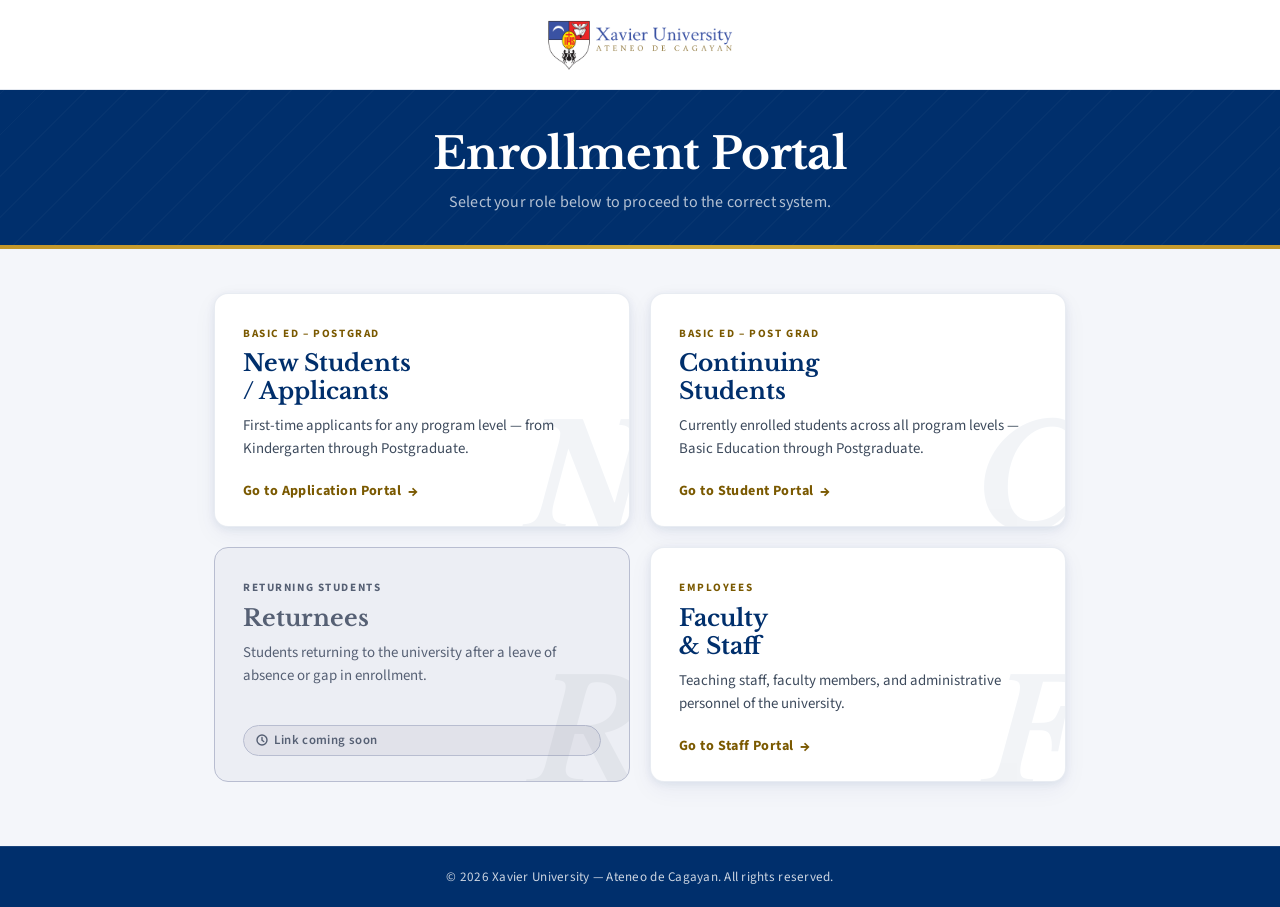
<file: enrollment/index.html>
<!DOCTYPE html>
<html lang="en">
<head>
  <meta charset="UTF-8" />
  <meta name="viewport" content="width=device-width, initial-scale=1.0" />
  <title>Enrollment Portal — Xavier University</title>
  <meta name="description" content="Xavier University Enrollment Portal — select your role to be directed to the correct system." />

  <!-- Google Fonts: Libre Baskerville (display) + Source Sans 3 (body) -->
  <link rel="preconnect" href="https://fonts.googleapis.com" />
  <link rel="preconnect" href="https://fonts.gstatic.com" crossorigin />
  <link
    href="https://fonts.googleapis.com/css2?family=Libre+Baskerville:ital,wght@0,400;0,700;1,400&family=Source+Sans+3:wght@400;600;700&display=swap"
    rel="stylesheet"
  />

  <style>
    /* ─────────────────────────────────────────
       Design tokens
       ──────────────────────────────────────────
       WCAG AA pairs (4.5:1 for normal text):
         --primary (#002F6C) on white            ≈ 16 :1 ✓
         --text-dark (#0F1923) on white          ≈ 18 :1 ✓
         --text-mid (#3D4A5C) on white           ≈  8 :1 ✓
         --accent-ink (#7A5900) on white         ≈  5.8:1 ✓  ← gold text on cards
         --accent-light (#D4AD3A) on navy        ≈  7 :1 ✓  ← decorative header only
         --disabled-text (#566074) on #ECEEF4    ≈  4.9:1 ✓  ← disabled card text
         white 80% on --primary                  ≈  8 :1 ✓  ← footer
         white 65% on --primary (subtitle)       ≈  6 :1 ✓  ← large text threshold
    ───────────────────────────────────────── */
    :root {
      /* Brand */
      --primary:        #002F6C;
      --primary-hover:  #003D8A;

      /* Accent — two roles:
         --accent / --accent-light : decorative only (on navy bg, not body text)
         --accent-ink              : all gold TEXT on light backgrounds            */
      --accent:         #C4972A;
      --accent-light:   #D4AD3A;
      --accent-ink:     #7A5900;   /* darkened bronze-gold — 5.8:1 on white ✓ */

      /* Surfaces */
      --bg:             #F4F6FA;
      --card-bg:        #FFFFFF;
      --card-border:    rgba(0, 47, 108, 0.09);
      --disabled-bg:    #ECEEF4;
      --disabled-border:#B8BDD0;
      --disabled-text:  #566074;   /* 4.9:1 on --disabled-bg ✓ */

      /* Typography */
      --text-dark:      #0F1923;
      --text-mid:       #3D4A5C;

      /* Type stacks */
      --font-display: 'Libre Baskerville', Georgia, serif;
      --font-body:    'Source Sans 3', system-ui, sans-serif;

      /* Radii / shadows / easing */
      --radius:      14px;
      --shadow:      0 2px 8px  rgba(0, 47, 108, 0.08),
                     0 8px 24px rgba(0, 47, 108, 0.05);
      --shadow-up:   0 6px 20px rgba(0, 47, 108, 0.14),
                     0 18px 44px rgba(0, 47, 108, 0.09);
      --ease:        cubic-bezier(0.25, 0.8, 0.25, 1);
    }

    /* ─────────────────────────────────────────
       Reset & base
    ───────────────────────────────────────── */
    *, *::before, *::after { box-sizing: border-box; margin: 0; padding: 0; }
    html { font-size: 16px; }
    body {
      font-family: var(--font-body);
      background: var(--bg);
      color: var(--text-dark);
      min-height: 100vh;
      display: flex;
      flex-direction: column;
    }

    /* ─────────────────────────────────────────
       Skip link
    ───────────────────────────────────────── */
    .skip-link {
      position: absolute;
      top: -100%;
      left: 1rem;
      background: var(--accent);    /* gold bg */
      color: var(--text-dark);      /* dark text — 6.4:1 on gold ✓ */
      font-family: var(--font-body);
      font-weight: 700;
      font-size: 0.9rem;
      padding: 0.5rem 1rem;
      border-radius: 0 0 var(--radius) var(--radius);
      text-decoration: none;
      z-index: 999;
      transition: top 0.2s;
    }
    .skip-link:focus { top: 0; }

    /* ─────────────────────────────────────────
       Logo bar (white strip at top)
    ───────────────────────────────────────── */
    .logo-bar {
      background: #fff;
      display: flex;
      align-items: center;
      justify-content: center;
      padding: 1.1rem 2rem;
      border-bottom: 1px solid rgba(0, 47, 108, 0.10);
    }

    .xu-logo {
      height: 54px;      /* intrinsic aspect: 2000×567 ≈ 3.53:1 → width ~190px */
      width: auto;
      display: block;
    }

    /* ─────────────────────────────────────────
       Navy hero banner
    ───────────────────────────────────────── */
    .site-header {
      background: var(--primary);
      color: #fff;
      text-align: center;
      padding: 2.5rem 2rem 2.25rem;
      position: relative;
      overflow: hidden;
    }

    /* Subtle diagonal crosshatch texture */
    .site-header::before {
      content: '';
      position: absolute;
      inset: 0;
      background-image: repeating-linear-gradient(
        -45deg,
        transparent,
        transparent 28px,
        rgba(255,255,255,0.025) 28px,
        rgba(255,255,255,0.025) 29px
      );
      pointer-events: none;
    }

    /* Gold bottom rule (bottom so it visually bridges into the card area) */
    .site-header::after {
      content: '';
      position: absolute;
      bottom: 0; left: 0; right: 0;
      height: 4px;
      background: linear-gradient(90deg, var(--accent), var(--accent-light), var(--accent));
    }

    .header-inner { position: relative; }

    .header-title {
      font-family: var(--font-display);
      font-size: clamp(1.9rem, 5vw, 2.75rem);
      font-weight: 700;
      line-height: 1.1;
      letter-spacing: -0.015em;
      color: #fff;
    }

    .header-subtitle {
      margin-top: 0.75rem;
      font-family: var(--font-body);
      font-size: 1rem;
      font-weight: 400;
      /* rgba(255,255,255,0.65) on --primary ≈ 6:1 (large-text threshold ✓) */
      color: rgba(255, 255, 255, 0.70);
      letter-spacing: 0.01em;
    }

    /* ─────────────────────────────────────────
       Main
    ───────────────────────────────────────── */
    .main {
      flex: 1;
      width: 100%;
      max-width: 900px;
      margin: 0 auto;
      padding: 2.75rem 1.5rem 4rem;
    }

    /* ─────────────────────────────────────────
       Card grid — balanced 2×2
    ───────────────────────────────────────── */
    .card-grid {
      display: grid;
      grid-template-columns: repeat(2, 1fr);
      gap: 1.25rem;
    }

    /* ─────────────────────────────────────────
       Role card (active)
    ───────────────────────────────────────── */
    .card {
      display: flex;
      flex-direction: column;
      background: var(--card-bg);
      border-radius: var(--radius);
      border: 1.5px solid var(--card-border);
      box-shadow: var(--shadow);
      padding: 2rem 1.75rem 1.6rem;
      text-decoration: none;
      color: inherit;
      position: relative;
      overflow: hidden;
      min-height: 220px;
      transition:
        transform        0.25s var(--ease),
        box-shadow       0.25s var(--ease),
        border-color     0.25s var(--ease);
    }

    /*
      Signature element: large italic initial letter as a typographic watermark.
      Pulled from data-initial; uses the same display face as card titles.
      Purely decorative — pointer-events off, aria-hidden via CSS only.
    */
    .card::before {
      content: attr(data-initial);
      position: absolute;
      right: -0.12em;
      bottom: -0.18em;
      font-family: var(--font-display);
      font-size: 9rem;
      font-weight: 700;
      font-style: italic;
      line-height: 1;
      color: var(--primary);
      opacity: 0.05;
      pointer-events: none;
      user-select: none;
      transition: opacity 0.25s var(--ease);
    }

    /* Sliding accent bar on hover/focus */
    .card::after {
      content: '';
      position: absolute;
      top: 0; left: 0; right: 0;
      height: 3px;
      background: linear-gradient(90deg, var(--primary), var(--accent));
      transform: scaleX(0);
      transform-origin: left center;
      transition: transform 0.28s var(--ease);
    }

    .card:hover,
    .card:focus-visible {
      transform: translateY(-5px);
      box-shadow: var(--shadow-up);
      border-color: var(--primary);
    }

    .card:hover::before,
    .card:focus-visible::before { opacity: 0.10; }

    .card:hover::after,
    .card:focus-visible::after  { transform: scaleX(1); }

    /*
      Focus ring: --primary on --bg gives ~10.8:1 ✓ (WCAG 1.4.11 Non-text Contrast)
    */
    .card:focus-visible {
      outline: 3px solid var(--primary);
      outline-offset: 3px;
    }
    .card:focus { outline: none; }

    /* ─── Card internals ─── */
    .card-eyebrow {
      font-family: var(--font-body);
      font-size: 0.7rem;
      font-weight: 700;
      letter-spacing: 0.14em;
      text-transform: uppercase;
      color: var(--accent-ink);    /* 5.8:1 on white ✓ */
      margin-bottom: 0.55rem;
    }

    .card-title {
      font-family: var(--font-display);
      font-size: 1.45rem;
      font-weight: 700;
      line-height: 1.2;
      color: var(--primary);       /* 16:1 on white ✓ */
      margin-bottom: 0.55rem;
    }

    .card-desc {
      font-family: var(--font-body);
      font-size: 0.93rem;
      line-height: 1.55;
      color: var(--text-mid);      /* 8:1 on white ✓ */
      flex: 1;
    }

    .card-cta {
      display: flex;
      align-items: center;
      gap: 0.4rem;
      margin-top: 1.3rem;
      font-family: var(--font-body);
      font-size: 0.88rem;
      font-weight: 700;
      letter-spacing: 0.03em;
      color: var(--accent-ink);    /* 5.8:1 on white ✓ */
      transition: gap 0.2s var(--ease);
    }

    .card:hover .card-cta,
    .card:focus-visible .card-cta { gap: 0.65rem; }

    .cta-arrow { font-size: 1rem; line-height: 1; }

    /* ─────────────────────────────────────────
       Disabled card (Returnees — link pending)
    ───────────────────────────────────────── */
    .card--disabled {
      background: var(--disabled-bg);
      border-color: var(--disabled-border);
      box-shadow: none;
      cursor: default;
      pointer-events: none;
    }

    .card--disabled::before {
      color: var(--disabled-text);
      opacity: 0.07;
    }

    .card--disabled::after { display: none; }

    /* disabled-text on disabled-bg ≈ 4.9:1 ✓ */
    .card--disabled .card-eyebrow { color: var(--disabled-text); }
    .card--disabled .card-title   { color: var(--disabled-text); }
    .card--disabled .card-desc    { color: var(--disabled-text); }
    .card--disabled .card-cta     { display: none; }

    .coming-soon-badge {
      display: inline-flex;
      align-items: center;
      gap: 0.4rem;
      margin-top: 1.3rem;
      padding: 0.32rem 0.75rem;
      background: rgba(86, 96, 116, 0.08);
      border: 1.5px solid var(--disabled-border);
      border-radius: 100px;
      font-family: var(--font-body);
      font-size: 0.8rem;
      font-weight: 600;
      letter-spacing: 0.03em;
      color: var(--disabled-text); /* 4.9:1 on --disabled-bg ✓ */
    }

    .coming-soon-badge svg { flex-shrink: 0; }

    /* ─────────────────────────────────────────
       Footer — white 80% on navy ≈ 8:1 ✓
    ───────────────────────────────────────── */
    .site-footer {
      background: var(--primary);
      color: rgba(255, 255, 255, 0.80);
      text-align: center;
      padding: 1.3rem 2rem;
      font-family: var(--font-body);
      font-size: 0.82rem;
      letter-spacing: 0.02em;
      border-top: 1px solid rgba(255,255,255,0.10);
    }

    /* ─────────────────────────────────────────
       Reduced motion
    ───────────────────────────────────────── */
    @media (prefers-reduced-motion: reduce) {
      .card,
      .card::before,
      .card::after,
      .card-cta { transition: none; }
    }

    /* ─────────────────────────────────────────
       Responsive — tablet / narrow desktop
       (≤720px: drop to single column)
    ───────────────────────────────────────── */
    @media (max-width: 720px) {
      .card-grid { grid-template-columns: 1fr; }
    }

    /* ─────────────────────────────────────────
       Responsive — mobile (≤560px)
    ───────────────────────────────────────── */
    @media (max-width: 560px) {
      .logo-bar     { padding: 0.9rem 1.25rem; }
      .xu-logo      { height: 40px; }
      .site-header  { padding: 1.9rem 1.25rem 1.75rem; }
      .main         { padding: 1.75rem 1rem 3rem; }
      .card {
        min-height: 185px;
        padding: 1.5rem 1.25rem 1.35rem;
      }
      .card::before { font-size: 7rem; }
    }
  </style>
</head>
<body>

  <a class="skip-link" href="#main-content">Skip to main content</a>

  <!-- ── WHITE LOGO BAR ─────────────────────── -->
  <div class="logo-bar">
    <img
      src="assets/xu-logo.png"
      alt="Xavier University — Ateneo de Cagayan"
      class="xu-logo"
    />
  </div>

  <!-- ── NAVY HERO BANNER ───────────────────── -->
  <header class="site-header">
    <div class="header-inner">
      <h1 class="header-title">Enrollment Portal</h1>
      <p class="header-subtitle">Select your role below to proceed to the correct system.</p>
    </div>
  </header>

  <!-- ── MAIN ──────────────────────────────── -->
  <main class="main" id="main-content">
    <div class="card-grid" role="list" aria-label="Portal access by role">

      <!-- New Students / Applicants -->
      <a
        class="card"
        href="https://xu-apply.mastersofterp.com/ApplicationLogin/Index/XU"
        target="_blank"
        rel="noopener noreferrer"
        aria-label="New Students and Applicants — opens the XU Application Portal in a new tab"
        data-initial="N"
        role="listitem"
      >
        <span class="card-eyebrow">Basic Ed – Postgrad</span>
        <h2 class="card-title">New Students<br>/ Applicants</h2>
        <p class="card-desc">
          First-time applicants for any program level — from Kindergarten
          through Postgraduate.
        </p>
        <span class="card-cta" aria-hidden="true">
          Go to Application Portal
          <span class="cta-arrow">→</span>
        </span>
      </a>

      <!-- Continuing Students -->
      <a
        class="card"
        href="https://sisstudent.mastersofterp.com/"
        target="_blank"
        rel="noopener noreferrer"
        aria-label="Continuing Students — opens the Student Information System in a new tab"
        data-initial="C"
        role="listitem"
      >
        <span class="card-eyebrow">Basic Ed – Post Grad</span>
        <h2 class="card-title">Continuing<br>Students</h2>
        <p class="card-desc">
          Currently enrolled students across all program levels — Basic
          Education through Postgraduate.
        </p>
        <span class="card-cta" aria-hidden="true">
          Go to Student Portal
          <span class="cta-arrow">→</span>
        </span>
      </a>

      <!-- Returnees (disabled — link pending) -->
      <div
        class="card card--disabled"
        role="listitem"
        aria-disabled="true"
        aria-label="Returnees — portal link not yet available"
        data-initial="R"
      >
        <span class="card-eyebrow">Returning Students</span>
        <h2 class="card-title">Returnees</h2>
        <p class="card-desc">
          Students returning to the university after a leave of absence
          or gap in enrollment.
        </p>
        <span class="coming-soon-badge" aria-live="polite">
          <!-- clock icon -->
          <svg width="12" height="12" viewBox="0 0 12 12" fill="none" aria-hidden="true">
            <circle cx="6" cy="6" r="5" stroke="currentColor" stroke-width="1.4"/>
            <path d="M6 3.5V6.25L7.75 7.5" stroke="currentColor" stroke-width="1.4"
                  stroke-linecap="round" stroke-linejoin="round"/>
          </svg>
          Link coming soon
        </span>
      </div>

      <!-- Faculty and Staff -->
      <a
        class="card"
        href="https://sis.mastersofterp.com/Login/Index"
        target="_blank"
        rel="noopener noreferrer"
        aria-label="Faculty and Staff — opens the Faculty and Staff Portal in a new tab"
        data-initial="F"
        role="listitem"
      >
        <span class="card-eyebrow">Employees</span>
        <h2 class="card-title">Faculty<br>&amp; Staff</h2>
        <p class="card-desc">
          Teaching staff, faculty members, and administrative personnel
          of the university.
        </p>
        <span class="card-cta" aria-hidden="true">
          Go to Staff Portal
          <span class="cta-arrow">→</span>
        </span>
      </a>

    </div>
  </main>

  <!-- ── FOOTER ────────────────────────────── -->
  <footer class="site-footer">
    <p>&copy; 2026 Xavier University — Ateneo de Cagayan. All rights reserved.</p>
  </footer>

</body>
</html>
</file>
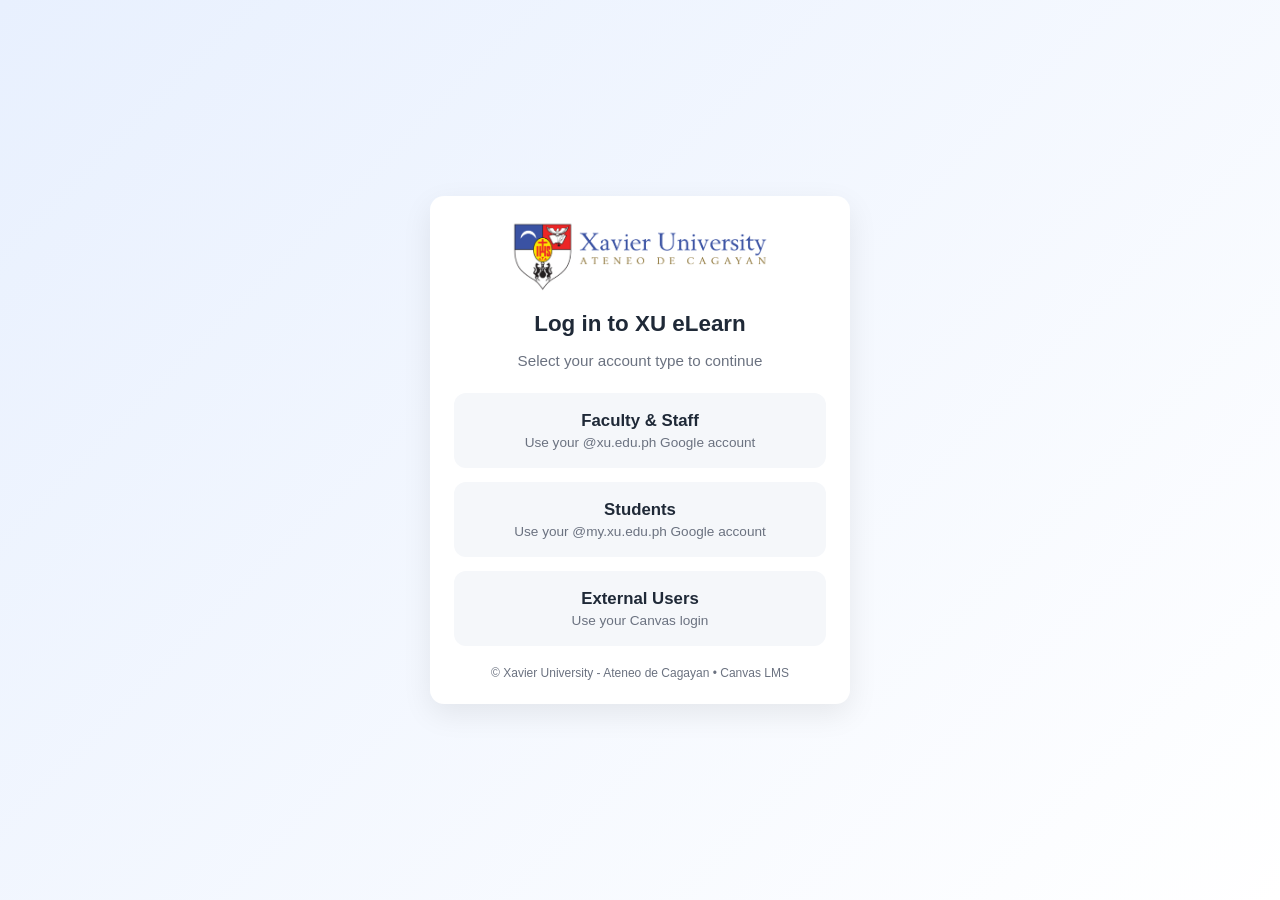
<file: discovery-old.html>
<!DOCTYPE html>
<html lang="en">
<head>
  <meta charset="UTF-8" />
  <meta name="viewport" content="width=device-width, initial-scale=1.0" />
  <title>Canvas Login</title>

  <style>
    :root {
      --primary: #0f6cbf;
      --secondary: #f5f7fa;
      --text-dark: #1f2937;
      --text-light: #6b7280;
      --card-radius: 14px;
    }

    * {
      box-sizing: border-box;
      font-family: Arial, Helvetica, sans-serif;
    }

    body {
      margin: 0;
      background: linear-gradient(135deg, #e8f0fe, #ffffff);
      color: var(--text-dark);
      display: flex;
      justify-content: center;
      align-items: center;
      min-height: 100vh;
      padding: 16px;
    }

    .container {
      width: 100%;
      max-width: 420px;
      background: #ffffff;
      border-radius: var(--card-radius);
      box-shadow: 0 10px 30px rgba(0, 0, 0, 0.08);
      padding: 24px;
      text-align: center;
    }

   .logo-wrapper {
      display: flex;
      justify-content: center;
      align-items: center;
      margin-bottom: 18px;
    }

    .logo {
      max-width: 260px;   /* prevents oversized logo */
      width: 100%;
      height: auto;       /* keeps aspect ratio */
      display: block;
      }

    h1 {
      font-size: 1.4rem;
      margin-bottom: 8px;
    }

    p {
      font-size: 0.95rem;
      color: var(--text-light);
      margin-bottom: 24px;
    }

    .login-option {
      display: block;
      text-decoration: none;
      background: var(--secondary);
      border-radius: 12px;
      padding: 16px;
      margin-bottom: 14px;
      border: 2px solid transparent;
      transition: all 0.25s ease;
    }

    .login-option:hover {
      border-color: var(--primary);
      background: #eef5ff;
    }

    .login-title {
      font-size: 1.05rem;
      font-weight: bold;
      color: var(--text-dark);
    }

    .login-desc {
      font-size: 0.85rem;
      color: var(--text-light);
      margin-top: 4px;
    }

    footer {
      margin-top: 20px;
      font-size: 0.75rem;
      color: var(--text-light);
    }

    @media (max-width: 360px) {
      h1 {
        font-size: 1.2rem;
      }

      .login-option {
        padding: 14px;
      }
    }
  </style>
</head>
<body>




  <div class="container">
    <!-- Optional logo -->
    <div class="logo-wrapper">
    <img
      src="logo.png"
      alt="Xavier University Logo"
      class="logo"
    />
    </div>

    <h1>Log in to XU eLearn </h1>
    <p>Select your account type to continue</p>

    <!-- Employee Login -->
    <a href="https://xavierateneo.instructure.com/login/saml/204"
       class="login-option">
      <div class="login-title">Faculty & Staff</div>
      <div class="login-desc">Use your @xu.edu.ph Google account</div>
    </a>

    <!-- Student Login -->
    <a href="https://xavierateneo.instructure.com/login/saml/205"
       class="login-option">
      <div class="login-title">Students</div>
      <div class="login-desc">Use your @my.xu.edu.ph Google account</div>
    </a>

    <!-- External Users Login -->
    <a href="https://xavierateneo.instructure.com/login/canvas"
       class="login-option">
      <div class="login-title">External Users</div>
      <div class="login-desc">Use your Canvas login</div>
    </a>

    <footer>
      © Xavier University - Ateneo de Cagayan • Canvas LMS
    </footer>
  </div>

</body>
</html>
</file>
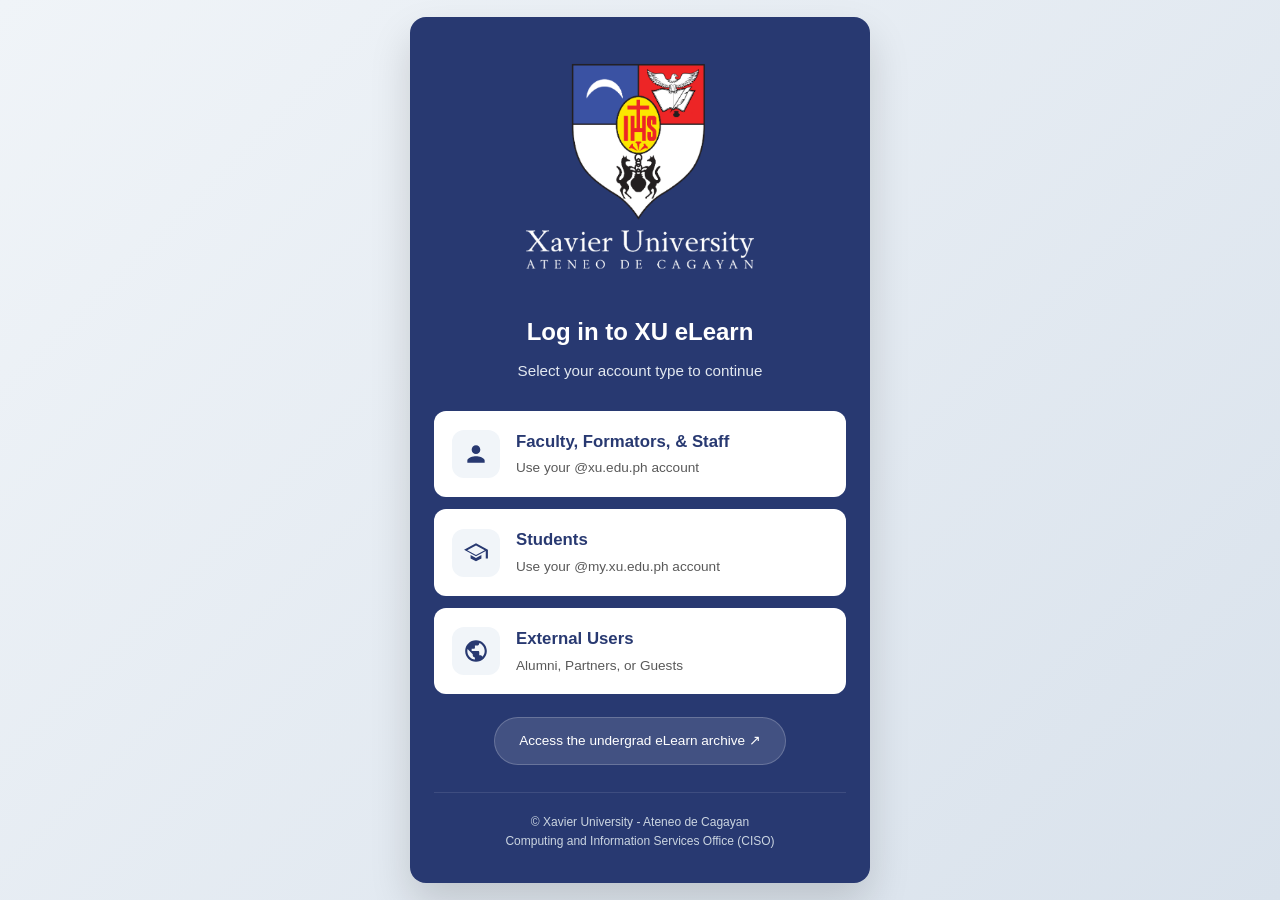
<file: discovery-test.html>
<!DOCTYPE html>
<html lang="en">
<head>
  <meta charset="UTF-8" />
  <meta name="viewport" content="width=device-width, initial-scale=1.0" />
  <meta name="description" content="Login page for Xavier University - Ateneo de Cagayan Canvas Learning Management System. Select your account type to access XU eLearn." />
  <title>Canvas Login | Xavier Ateneo</title>
  <style>
    :root {
      --primary: #283971;
      --primary-hover: #1f2d5a;
      --accent: #ffb81c; 
      --secondary: #f0f2f7;
      --text-dark: #1f2937;
      --text-muted: #595959;
      --card-radius: 16px;
      --white: #ffffff;
      --focus-color: #ffb81c;
    }
    * {
      box-sizing: border-box;
      margin: 0;
      padding: 0;
    }
    body {
      font-family: -apple-system, BlinkMacSystemFont, 'Segoe UI', Roboto, Helvetica, Arial, sans-serif;
      background: linear-gradient(135deg, #f0f4f8, #d9e2ec);
      color: var(--text-dark);
      display: flex;
      justify-content: center;
      align-items: center;
      min-height: 100vh;
      height: 100vh;
      padding: 12px;
      line-height: 1.6;
      overflow: auto;
    }
    .container {
      width: 100%;
      max-width: 460px;
      max-height: calc(100vh - 24px);
      background: var(--primary);
      border-radius: var(--card-radius);
      box-shadow: 0 20px 40px rgba(0, 0, 0, 0.15);
      padding: clamp(16px, 4vh, 32px) 24px;
      text-align: center;
      overflow-y: auto;
      display: flex;
      flex-direction: column;
    }
    .logo-wrapper {
      display: flex;
      justify-content: center;
      align-items: center;
      margin-bottom: clamp(12px, 3vh, 24px);
      min-height: 50px;
      flex-shrink: 0;
    }
    .logo {
      max-width: clamp(180px, 40vw, 240px);
      width: 100%;
      height: auto;
      display: block;
    }
    .logo-fallback {
      display: none;
      color: white;
      font-weight: bold;
      font-size: 1.6rem;
      letter-spacing: 1px;
    }
    h1 {
      font-size: clamp(1.2rem, 3.5vw, 1.5rem);
      margin-bottom: clamp(4px, 1vh, 8px);
      color: #ffffff;
      font-weight: 700;
      flex-shrink: 0;
    }
    .subtitle {
      font-size: clamp(0.85rem, 2.8vw, 0.95rem);
      color: #e2e8f0;
      margin-bottom: clamp(16px, 3vh, 28px);
      flex-shrink: 0;
    }
    .login-options-list {
      display: flex;
      flex-direction: column;
      gap: clamp(8px, 1.5vh, 12px);
      flex-shrink: 0;
    }
    .login-option {
      display: flex;
      align-items: center;
      text-decoration: none;
      background: #ffffff;
      border-radius: 12px;
      padding: clamp(12px, 2vh, 16px);
      border: 2px solid transparent;
      transition: all 0.2s cubic-bezier(0.4, 0, 0.2, 1);
      text-align: left;
      cursor: pointer;
      position: relative;
      overflow: hidden;
    }
    .login-option::before {
      content: '';
      position: absolute;
      top: 0;
      left: 0;
      width: 4px;
      height: 100%;
      background: var(--accent);
      transform: scaleY(0);
      transition: transform 0.2s ease;
    }
    .login-option:hover {
      background: #f8fafc;
      transform: translateY(-2px);
      box-shadow: 0 6px 15px rgba(0, 0, 0, 0.2);
      border-color: rgba(40, 57, 113, 0.1);
    }
    .login-option:hover::before {
      transform: scaleY(1);
    }
    .login-option:active {
      transform: translateY(0);
      background: #f1f5f9;
    }
    .login-option:focus {
      outline: 3px solid var(--focus-color);
      outline-offset: 3px;
    }
    .login-option:focus:not(:focus-visible) {
      outline: none;
    }
    .login-option:focus-visible {
      outline: 3px solid var(--focus-color);
      outline-offset: 3px;
    }
    .icon-box {
      width: clamp(40px, 8vw, 48px);
      height: clamp(40px, 8vw, 48px);
      background: #f1f5f9;
      border-radius: 12px;
      display: flex;
      justify-content: center;
      align-items: center;
      margin-right: clamp(12px, 2vw, 16px);
      flex-shrink: 0;
      transition: all 0.2s ease;
    }
    .login-option:hover .icon-box {
      background: #e2e8f0;
      transform: scale(1.05);
    }
    .login-content {
      flex-grow: 1;
      min-width: 0;
    }
    .login-title {
      font-size: clamp(0.95rem, 3.5vw, 1.05rem);
      font-weight: 700;
      color: var(--primary);
      margin-bottom: 2px;
    }
    .login-desc {
      font-size: clamp(0.8rem, 3vw, 0.85rem);
      color: var(--text-muted);
      word-wrap: break-word;
    }
    .old-platform-container {
      margin-top: clamp(12px, 2.5vh, 24px);
      flex-shrink: 0;
    }
    .old-platform-link {
      display: inline-block;
      color: #ffffff;
      text-decoration: none;
      font-size: clamp(0.75rem, 2.5vw, 0.85rem);
      padding: clamp(10px, 1.5vh, 12px) clamp(18px, 4vw, 24px);
      border-radius: 30px;
      background: rgba(255, 255, 255, 0.12);
      border: 1px solid rgba(255, 255, 255, 0.2);
      transition: all 0.2s;
      font-weight: 500;
    }
    .old-platform-link:hover {
      background: rgba(255, 255, 255, 0.22);
      border-color: rgba(255, 255, 255, 0.4);
      transform: translateY(-1px);
    }
    .old-platform-link:focus {
      outline: 3px solid var(--focus-color);
      outline-offset: 3px;
    }
    .old-platform-link:focus:not(:focus-visible) {
      outline: none;
    }
    .old-platform-link:focus-visible {
      outline: 3px solid var(--focus-color);
      outline-offset: 3px;
    }
    footer {
      margin-top: clamp(16px, 3vh, 32px);
      font-size: clamp(0.65rem, 2.2vw, 0.75rem);
      color: #cbd5e1;
      border-top: 1px solid rgba(255, 255, 255, 0.1);
      padding-top: clamp(12px, 2.5vh, 20px);
      line-height: 1.6;
      flex-shrink: 0;
    }
    svg {
      width: clamp(22px, 5vw, 26px);
      height: clamp(22px, 5vw, 26px);
      fill: var(--primary);
    }
    
    /* Mobile optimizations */
    @media (max-width: 480px) {
      body {
        padding: 8px;
      }
      .container {
        padding: clamp(14px, 3vh, 24px) 20px;
        max-height: calc(100vh - 16px);
      }
    }
    
    @media (max-width: 360px) {
      body {
        padding: 6px;
      }
      .container {
        padding: clamp(12px, 2.5vh, 20px) 16px;
        border-radius: 12px;
        max-height: calc(100vh - 12px);
      }
      .login-options-list {
        gap: 8px;
      }
    }
    
    @media (max-height: 700px) {
      .logo-wrapper {
        margin-bottom: 8px;
        min-height: 40px;
      }
      .logo {
        max-width: 160px;
      }
      h1 {
        font-size: 1.2rem;
        margin-bottom: 4px;
      }
      .subtitle {
        font-size: 0.85rem;
        margin-bottom: 12px;
      }
      .login-options-list {
        gap: 8px;
      }
      .login-option {
        padding: 10px 12px;
      }
      .icon-box {
        width: 36px;
        height: 36px;
      }
      svg {
        width: 20px;
        height: 20px;
      }
      .old-platform-container {
        margin-top: 12px;
      }
      .old-platform-link {
        padding: 8px 16px;
        font-size: 0.75rem;
      }
      footer {
        margin-top: 12px;
        padding-top: 12px;
        font-size: 0.65rem;
      }
    }
    
    @media (max-height: 600px) {
      .container {
        padding: 12px 20px;
      }
      .logo {
        max-width: 140px;
      }
      h1 {
        font-size: 1.1rem;
        margin-bottom: 2px;
      }
      .subtitle {
        font-size: 0.8rem;
        margin-bottom: 10px;
      }
      .login-option {
        padding: 8px 10px;
      }
      .icon-box {
        width: 32px;
        height: 32px;
        margin-right: 10px;
      }
      svg {
        width: 18px;
        height: 18px;
      }
      .login-title {
        font-size: 0.9rem;
      }
      .login-desc {
        font-size: 0.75rem;
      }
      footer {
        margin-top: 10px;
        padding-top: 10px;
      }
    }
    
    /* Accessibility - Reduced motion */
    @media (prefers-reduced-motion: reduce) {
      * {
        animation-duration: 0.01ms !important;
        animation-iteration-count: 1 !important;
        transition-duration: 0.01ms !important;
      }
    }
    
    /* Touch device optimizations */
    @media (hover: none) and (pointer: coarse) {
      .login-option {
        padding: 18px 16px;
        min-height: 72px;
      }
      .old-platform-link {
        padding: 14px 28px;
        min-height: 44px;
      }
    }
    
    /* High contrast mode support */
    @media (prefers-contrast: high) {
      .login-option {
        border: 3px solid var(--primary);
      }
      .old-platform-link {
        border: 2px solid var(--white);
      }
      .login-option:focus-visible,
      .old-platform-link:focus-visible {
        outline-width: 4px;
      }
    }
    

  </style>
</head>
<body>
  <main class="container" role="main">
    <div class="logo-wrapper">
      <img
        src="xu-logo-stacked.png"
        alt="Xavier University - Ateneo de Cagayan Logo"
        class="logo"
        onerror="this.style.display='none'; this.nextElementSibling.style.display='block';"
      />
      <div class="logo-fallback">XAVIER ATENEO</div>
    </div>

    <h1>Log in to XU eLearn</h1>
    <p class="subtitle">Select your account type to continue</p>

    <nav class="login-options-list" aria-label="Login options">
      <a href="https://xavierateneo.instructure.com/login/saml/204" class="login-option" aria-label="Login as Faculty or Staff with xu.edu.ph account">
        <div class="icon-box" aria-hidden="true">
          <svg viewBox="0 0 24 24"><path d="M12 12c2.21 0 4-1.79 4-4s-1.79-4-4-4-4 1.79-4 4 1.79 4 4 4zm0 2c-2.67 0-8 1.34-8 4v2h16v-2c0-2.66-5.33-4-8-4z"/></svg>
        </div>
        <div class="login-content">
          <div class="login-title">Faculty, Formators, & Staff</div>
          <div class="login-desc">Use your @xu.edu.ph account</div>
        </div>
      </a>

      <a href="https://xavierateneo.instructure.com/login/saml/205" class="login-option" aria-label="Login as Student with my.xu.edu.ph account">
        <div class="icon-box" aria-hidden="true">
          <svg viewBox="0 0 24 24"><path d="M12 3L1 9l11 6 9-4.91V17h2V9L12 3zM3.89 9.5l8.11-4.42 8.11 4.42-8.11 4.42L3.89 9.5zM12 16.5l-5-2.73v3.23l5 2.73 5-2.73v-3.23l-5 2.73z"/></svg>
        </div>
        <div class="login-content">
          <div class="login-title">Students</div>
          <div class="login-desc">Use your @my.xu.edu.ph account</div>
        </div>
      </a>

      <a href="https://xavierateneo.instructure.com/login/canvas" class="login-option" aria-label="Login as External User - Alumni, Partners, or Guests">
        <div class="icon-box" aria-hidden="true">
          <svg viewBox="0 0 24 24"><path d="M12 2C6.48 2 2 6.48 2 12s4.48 10 10 10 10-4.48 10-10S17.52 2 12 2zm-1 17.93c-3.95-.49-7-3.85-7-7.93 0-.62.08-1.21.21-1.79L9 15v1c0 1.1.9 2 2 2v1.93zm6.9-2.54c-.26-.81-1-1.39-1.9-1.39h-1v-3c0-.55-.45-1-1-1H8v-2h2c.55 0 1-.45 1-1V7h2c1.1 0 2-.9 2-2v-.41c2.93 1.19 5 4.06 5 7.41 0 2.08-.8 3.97-2.1 5.39z"/></svg>
        </div>
        <div class="login-content">
          <div class="login-title">External Users</div>
          <div class="login-desc">Alumni, Partners, or Guests</div>
        </div>
      </a>
    </nav>

    <div class="old-platform-container">
      <a href="https://archive-elearn.xu.edu.ph" class="old-platform-link" target="_blank" rel="noopener noreferrer">
        Access the undergrad eLearn archive ↗
      </a>
    </div>
    
    <footer>
      © <span lang="en">Xavier University - Ateneo de Cagayan</span><br>
      Computing and Information Services Office (CISO)
    </footer>
  </main>
</body>
</html>
</file>
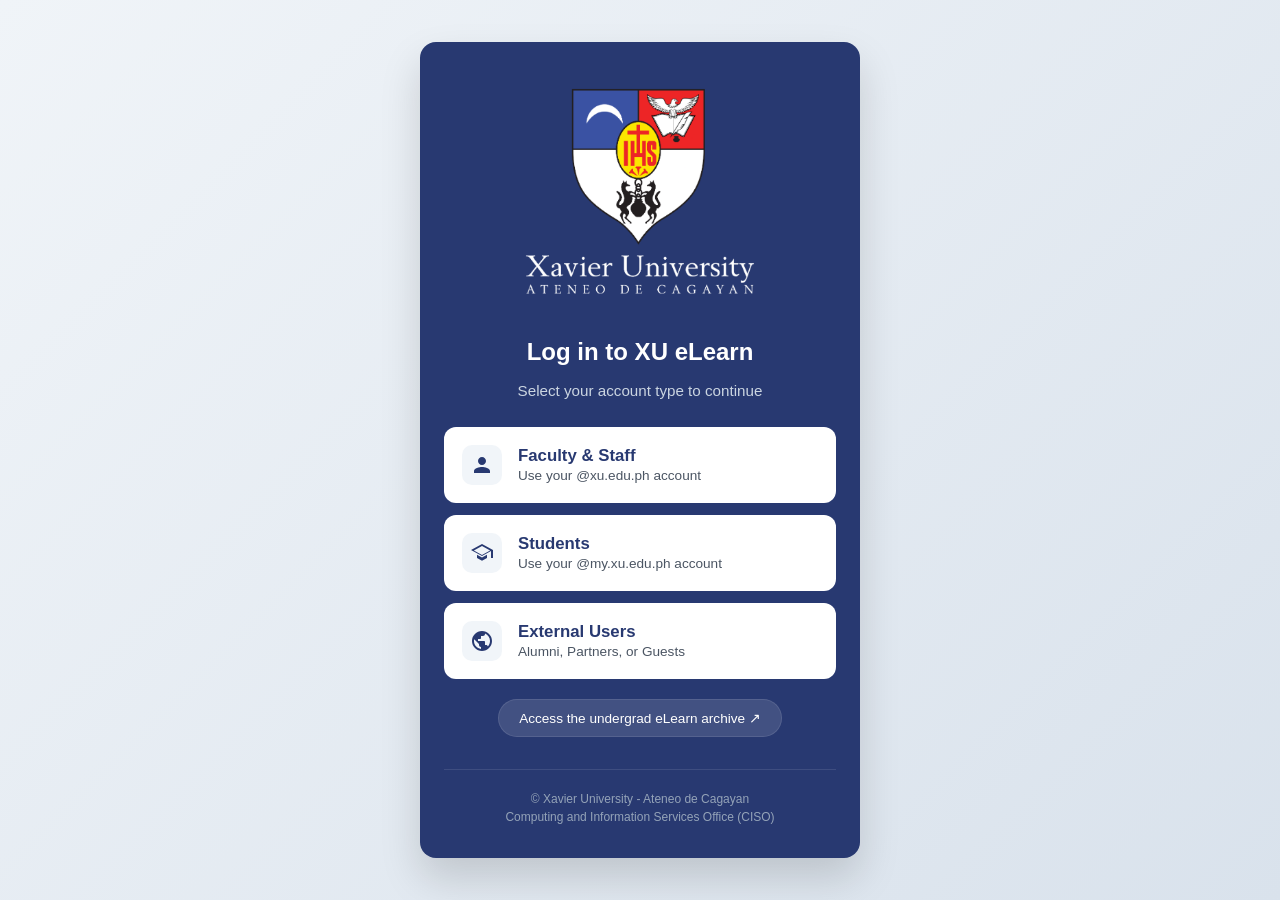
<file: discovery1.html>
<!DOCTYPE html>
<html lang="en">
<head>
  <meta charset="UTF-8" />
  <meta name="viewport" content="width=device-width, initial-scale=1.0" />
  <title>Canvas Login | Xavier Ateneo</title>
  <style>
    :root {
      --primary: #283971;
      --accent: #ffb81c; 
      --secondary: #f0f2f7;
      --text-dark: #1f2937;
      --text-muted: #4b5563;
      --card-radius: 16px;
    }
    * {
      box-sizing: border-box;
      font-family: 'Segoe UI', Roboto, Helvetica, Arial, sans-serif;
    }
    body {
      margin: 0;
      background: linear-gradient(135deg, #f0f4f8, #d9e2ec);
      color: var(--text-dark);
      display: flex;
      justify-content: center;
      align-items: center;
      min-height: 100vh;
      padding: 16px;
    }
    .container {
      width: 100%;
      max-width: 440px;
      background: var(--primary);
      border-radius: var(--card-radius);
      box-shadow: 0 20px 40px rgba(0, 0, 0, 0.15);
      padding: 32px 24px;
      text-align: center;
    }
    .logo-wrapper {
      display: flex;
      justify-content: center;
      align-items: center;
      margin-bottom: 24px;
    }
    .logo {
      max-width: 240px;
      width: 100%;
      height: auto;
      display: block;
    }
    h1 {
      font-size: 1.5rem;
      margin-bottom: 8px;
      color: #ffffff;
      font-weight: 700;
    }
    .subtitle {
      font-size: 0.95rem;
      color: #cbd5e1;
      margin-bottom: 28px;
    }
    .login-options-list {
      display: flex;
      flex-direction: column;
      gap: 12px;
    }
    .login-option {
      display: flex;
      align-items: center;
      text-decoration: none;
      background: #ffffff;
      border-radius: 12px;
      padding: 16px;
      border: 2px solid transparent;
      transition: all 0.2s cubic-bezier(0.4, 0, 0.2, 1);
      text-align: left;
    }
    .login-option:hover {
      background: #f8fafc;
      transform: translateY(-2px);
      box-shadow: 0 6px 15px rgba(0, 0, 0, 0.2);
    }
    .login-option:active {
      transform: translateY(0);
      background: #f1f5f9;
    }
    .icon-box {
      width: 40px;
      height: 40px;
      background: #f1f5f9;
      border-radius: 10px;
      display: flex;
      justify-content: center;
      align-items: center;
      margin-right: 16px;
      flex-shrink: 0;
    }
    .login-content {
      flex-grow: 1;
    }
    .login-title {
      font-size: 1.05rem;
      font-weight: 700;
      color: var(--primary);
    }
    .login-desc {
      font-size: 0.85rem;
      color: var(--text-muted);
      margin-top: 2px;
    }
    .old-platform-container {
      margin-top: 20px;
    }
    .old-platform-link {
      display: inline-block;
      color: #ffffff;
      text-decoration: none;
      font-size: 0.85rem;
      padding: 10px 20px;
      border-radius: 30px;
      background: rgba(255, 255, 255, 0.12);
      border: 1px solid rgba(255, 255, 255, 0.1);
      transition: all 0.2s;
    }
    .old-platform-link:hover {
      background: rgba(255, 255, 255, 0.22);
      border-color: rgba(255, 255, 255, 0.3);
    }
    footer {
      margin-top: 32px;
      font-size: 0.75rem;
      color: #94a3b8;
      border-top: 1px solid rgba(255, 255, 255, 0.1);
      padding-top: 20px;
      line-height: 1.5;
    }
    svg {
      width: 24px;
      height: 24px;
      fill: var(--primary);
    }
    @media (max-width: 360px) {
      h1 { font-size: 1.3rem; }
      .container { padding: 24px 16px; }
      .login-option { padding: 12px; }
    }
  </style>
</head>
<body>
  <div class="container">
    <!-- Logo section -->
    <div class="logo-wrapper">
      <img
        src="xu-logo-stacked.png"
        alt="Xavier University - Ateneo de Cagayan Logo"
        class="logo"
        onerror="this.style.display='none'; this.nextElementSibling.style.display='block';"
      />
      <div style="display:none; color: white; font-weight: bold; font-size: 1.6rem; letter-spacing: 1px;">XAVIER ATENEO</div>
    </div>

    <h1>Log in to XU eLearn</h1>
    <p class="subtitle">Select your account type to continue</p>

    <div class="login-options-list">
      <a href="https://xavierateneo.instructure.com/login/saml/204" class="login-option" aria-label="Login as Faculty or Staff">
        <div class="icon-box">
          <!-- Person/User icon representing Faculty/Staff -->
          <svg viewBox="0 0 24 24"><path d="M12 12c2.21 0 4-1.79 4-4s-1.79-4-4-4-4 1.79-4 4 1.79 4 4 4zm0 2c-2.67 0-8 1.34-8 4v2h16v-2c0-2.66-5.33-4-8-4z"/></svg>
        </div>
        <div class="login-content">
          <div class="login-title">Faculty & Staff</div>
          <div class="login-desc">Use your @xu.edu.ph account</div>
        </div>
      </a>

      <!-- Student Login -->
      <a href="https://xavierateneo.instructure.com/login/saml/205" class="login-option" aria-label="Login as Student">
        <div class="icon-box">
          <!-- Graduation Cap icon for Students -->
          <svg viewBox="0 0 24 24"><path d="M12 3L1 9l11 6 9-4.91V17h2V9L12 3zM3.89 9.5l8.11-4.42 8.11 4.42-8.11 4.42L3.89 9.5zM12 16.5l-5-2.73v3.23l5 2.73 5-2.73v-3.23l-5 2.73z"/></svg>
        </div>
        <div class="login-content">
          <div class="login-title">Students</div>
          <div class="login-desc">Use your @my.xu.edu.ph account</div>
        </div>
      </a>

      <!-- External Users Login -->
      <a href="https://xavierateneo.instructure.com/login/canvas" class="login-option" aria-label="Login as External User">
        <div class="icon-box">
          <svg viewBox="0 0 24 24"><path d="M12 2C6.48 2 2 6.48 2 12s4.48 10 10 10 10-4.48 10-10S17.52 2 12 2zm-1 17.93c-3.95-.49-7-3.85-7-7.93 0-.62.08-1.21.21-1.79L9 15v1c0 1.1.9 2 2 2v1.93zm6.9-2.54c-.26-.81-1-1.39-1.9-1.39h-1v-3c0-.55-.45-1-1-1H8v-2h2c.55 0 1-.45 1-1V7h2c1.1 0 2-.9 2-2v-.41c2.93 1.19 5 4.06 5 7.41 0 2.08-.8 3.97-2.1 5.39z"/></svg>
        </div>
        <div class="login-content">
          <div class="login-title">External Users</div>
          <div class="login-desc">Alumni, Partners, or Guests</div>
        </div>
      </a>
    </div>

    <div class="old-platform-container">
      <a href="https://archive-elearn.xu.edu.ph" class="old-platform-link" target="_blank" rel="noopener noreferrer">
        Access the undergrad eLearn archive ↗
      </a>
    </div>
    
    <footer>
      © Xavier University - Ateneo de Cagayan<br>
      Computing and Information Services Office (CISO)
    </footer>
  </div>
</body>
</html>
</file>
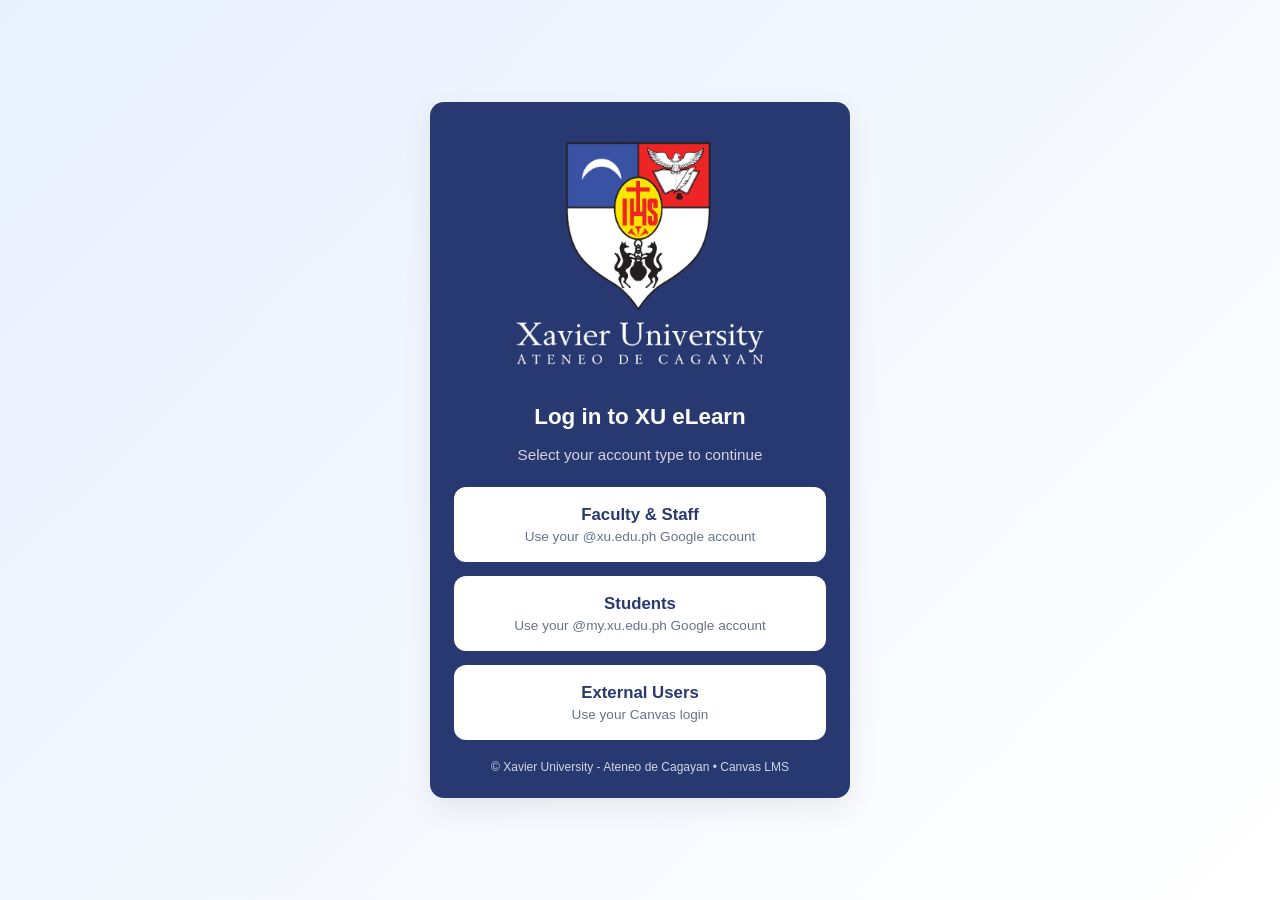
<file: discovery2.html>
<!DOCTYPE html>
<html lang="en">
<head>
  <meta charset="UTF-8" />
  <meta name="viewport" content="width=device-width, initial-scale=1.0" />
  <title>Canvas Login</title>
  <style>
    :root {
      --primary: #283971;
      --secondary: #f0f2f7;
      --text-dark: #1f2937;
      --text-light: #64748b;
      --card-radius: 14px;
    }
    * {
      box-sizing: border-box;
      font-family: Arial, Helvetica, sans-serif;
    }
    body {
      margin: 0;
      background: linear-gradient(135deg, #e8f0fe, #ffffff);
      color: var(--text-dark);
      display: flex;
      justify-content: center;
      align-items: center;
      min-height: 100vh;
      padding: 16px;
    }
    .container {
      width: 100%;
      max-width: 420px;
      background: #283971;
      border-radius: var(--card-radius);
      box-shadow: 0 10px 30px rgba(0, 0, 0, 0.08);
      padding: 24px;
      text-align: center;
    }
   .logo-wrapper {
      display: flex;
      justify-content: center;
      align-items: center;
      margin-bottom: 18px;
    }
    .logo {
      max-width: 260px;   /* prevents oversized logo */
      width: 100%;
      height: auto;       /* keeps aspect ratio */
      display: block;
      }
    h1 {
      font-size: 1.4rem;
      margin-bottom: 8px;
      color: #ffffff;
    }
    p {
      font-size: 0.95rem;
      color: #d1d5e0;
      margin-bottom: 24px;
    }
    .login-option {
      display: block;
      text-decoration: none;
      background: #ffffff;
      border-radius: 12px;
      padding: 16px;
      margin-bottom: 14px;
      border: 2px solid transparent;
      transition: all 0.25s ease;
    }
    .login-option:hover {
      background: #f5f7fa;
      box-shadow: 0 4px 12px rgba(0, 0, 0, 0.1);
    }
    .login-title {
      font-size: 1.05rem;
      font-weight: bold;
      color: #283971;
    }
    .login-desc {
      font-size: 0.85rem;
      color: #64748b;
      margin-top: 4px;
    }
    footer {
      margin-top: 20px;
      font-size: 0.75rem;
      color: #d1d5e0;
    }
    @media (max-width: 360px) {
      h1 {
        font-size: 1.2rem;
      }
      .login-option {
        padding: 14px;
      }
    }
  </style>
</head>
<body>
  <div class="container">
    <!-- Optional logo -->
    <div class="logo-wrapper">
    <img
      src="xu-logo-stacked.png"
      alt="Xavier University Logo"
      class="logo"
    />
    </div>
    <h1>Log in to XU eLearn </h1>
    <p>Select your account type to continue</p>
    <!-- Employee Login -->
    <a href="https://xavierateneo.instructure.com//login/saml/204"
       class="login-option">
      <div class="login-title">Faculty & Staff</div>
      <div class="login-desc">Use your @xu.edu.ph Google account</div>
    </a>
    <!-- Student Login -->
    <a href="https://xavierateneo.instructure.com//login/saml/205"
       class="login-option">
      <div class="login-title">Students</div>
      <div class="login-desc">Use your @my.xu.edu.ph Google account</div>
    </a>
    <!-- External Users Login -->
    <a href="https://xavierateneo.instructure.com/login/canvas"
       class="login-option">
      <div class="login-title">External Users</div>
      <div class="login-desc">Use your Canvas login</div>
    </a>
    
    <footer>
      © Xavier University - Ateneo de Cagayan • Canvas LMS
    </footer>
  </div>
</body>
</html>
</file>
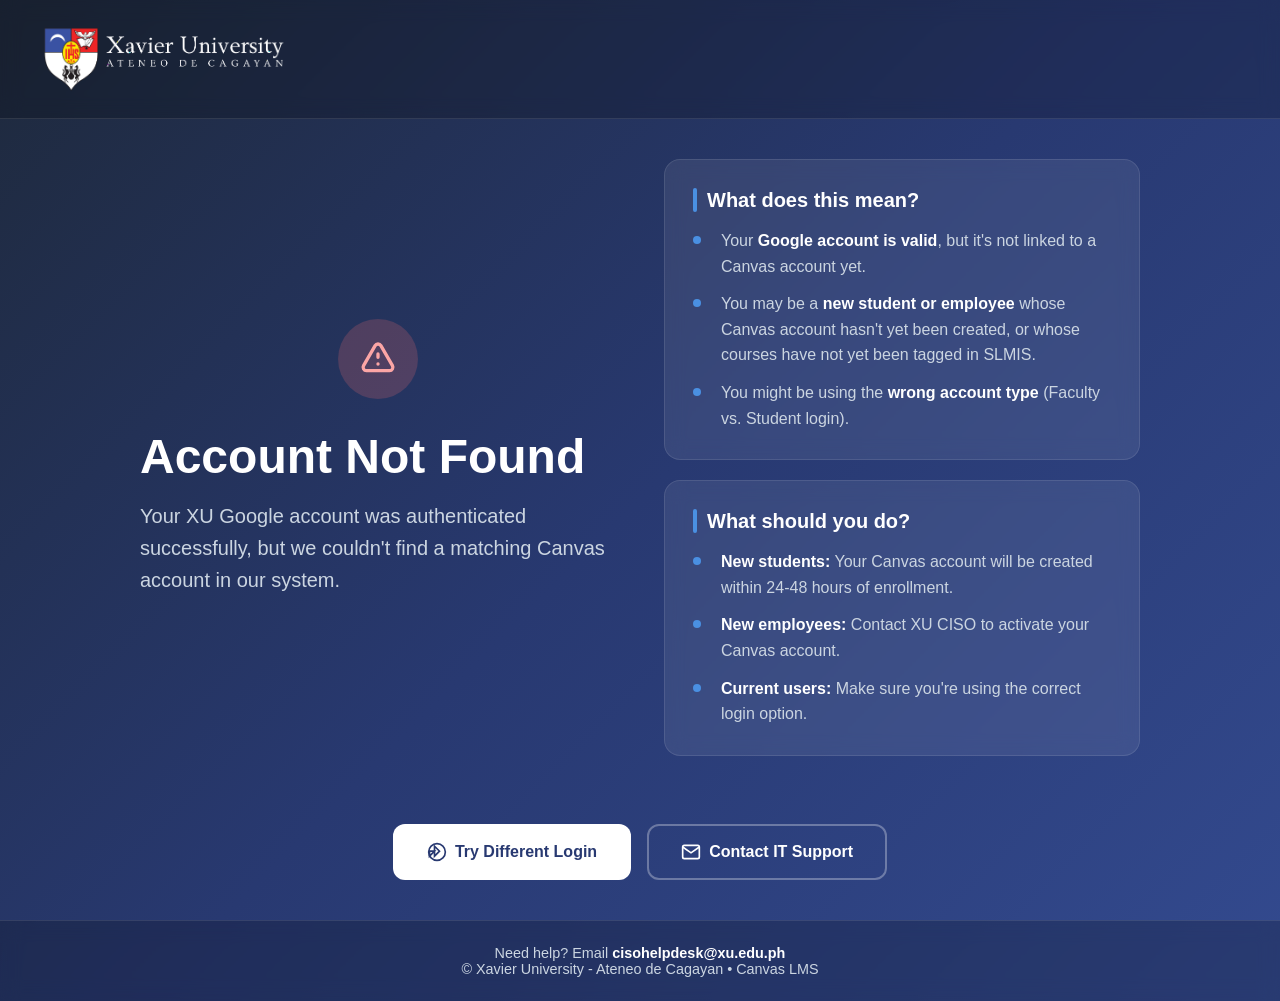
<file: unknown-user.html>
<!DOCTYPE html>
<html lang="en">
<head>
  <meta charset="UTF-8" />
  <meta name="viewport" content="width=device-width, initial-scale=1.0" />
  <title>Account Not Found | XU eLearn</title>
  <style>
    :root {
      --primary: #283971;
      --primary-dark: #1e2a52;
      --accent: #4a90e2;
      --text-light: #ffffff;
      --text-muted: #cbd5e1;
      --error-light: rgba(248, 113, 113, 0.2);
    }
    * {
      box-sizing: border-box;
      margin: 0;
      padding: 0;
    }
    body {
      font-family: -apple-system, BlinkMacSystemFont, 'Segoe UI', Arial, sans-serif;
      background: linear-gradient(135deg, #1e293b 0%, #283971 50%, #334a8f 100%);
      color: var(--text-light);
      min-height: 100vh;
      display: flex;
      flex-direction: column;
    }
    /* Header */
    .header {
      padding: 24px 32px;
      background: rgba(0, 0, 0, 0.2);
      backdrop-filter: blur(10px);
      border-bottom: 1px solid rgba(255, 255, 255, 0.1);
    }
    .logo-wrapper {
      max-width: 1200px;
      margin: 0 auto;
      display: flex;
      align-items: center;
    }
    .logo {
      height: 70px;
      width: auto;
    }
    /* Main Content */
    .main-content {
      flex: 1;
      display: flex;
      align-items: center;
      justify-content: center;
      padding: 40px 20px;
    }
    .content-wrapper {
      max-width: 1000px;
      width: 100%;
      display: grid;
      grid-template-columns: 1fr 1fr;
      gap: 48px;
      align-items: center;
    }
    /* Left Column - Error Info */
    .error-section {
      display: flex;
      flex-direction: column;
      gap: 24px;
    }
    .alert-icon {
      width: 80px;
      height: 80px;
      background: var(--error-light);
      border-radius: 50%;
      display: flex;
      align-items: center;
      justify-content: center;
      margin: 0 auto 8px;
    }
    .alert-icon svg {
      width: 40px;
      height: 40px;
      color: #fca5a5;
    }
    h1 {
      font-size: 3rem;
      font-weight: 700;
      line-height: 1.1;
      margin-bottom: 16px;
    }
    .subtitle {
      font-size: 1.25rem;
      color: var(--text-muted);
      line-height: 1.6;
    }
    /* Right Column - Info Cards */
    .info-section {
      display: flex;
      flex-direction: column;
      gap: 20px;
    }
    .info-card {
      background: rgba(255, 255, 255, 0.08);
      backdrop-filter: blur(10px);
      border: 1px solid rgba(255, 255, 255, 0.1);
      border-radius: 16px;
      padding: 28px;
      transition: all 0.3s ease;
    }
    .info-card:hover {
      background: rgba(255, 255, 255, 0.12);
      transform: translateY(-4px);
      box-shadow: 0 12px 24px rgba(0, 0, 0, 0.2);
    }
    .info-card h2 {
      font-size: 1.25rem;
      font-weight: 700;
      margin-bottom: 16px;
      display: flex;
      align-items: center;
      gap: 10px;
    }
    .info-card h2::before {
      content: '';
      width: 4px;
      height: 24px;
      background: var(--accent);
      border-radius: 2px;
    }
    .info-card ul {
      list-style: none;
      display: flex;
      flex-direction: column;
      gap: 12px;
    }
    .info-card li {
      padding-left: 28px;
      position: relative;
      color: var(--text-muted);
      line-height: 1.6;
    }
    .info-card li::before {
      content: '';
      position: absolute;
      left: 0;
      top: 8px;
      width: 8px;
      height: 8px;
      background: var(--accent);
      border-radius: 50%;
    }
    .info-card strong {
      color: var(--text-light);
      font-weight: 600;
    }
    /* Action Buttons */
    .action-section {
      grid-column: 1 / -1;
      display: flex;
      gap: 16px;
      justify-content: center;
      margin-top: 20px;
    }
    .btn {
      display: inline-flex;
      align-items: center;
      gap: 8px;
      text-decoration: none;
      padding: 16px 32px;
      border-radius: 12px;
      font-weight: 600;
      font-size: 1rem;
      transition: all 0.3s ease;
      border: 2px solid transparent;
    }
    .btn-primary {
      background: var(--text-light);
      color: var(--primary);
    }
    .btn-primary:hover {
      background: var(--text-muted);
      transform: translateY(-2px);
      box-shadow: 0 8px 16px rgba(0, 0, 0, 0.3);
    }
    .btn-secondary {
      background: transparent;
      color: var(--text-light);
      border-color: rgba(255, 255, 255, 0.3);
    }
    .btn-secondary:hover {
      background: rgba(255, 255, 255, 0.1);
      border-color: var(--text-light);
      transform: translateY(-2px);
    }
    /* Footer */
    .footer {
      padding: 24px 32px;
      background: rgba(0, 0, 0, 0.2);
      backdrop-filter: blur(10px);
      border-top: 1px solid rgba(255, 255, 255, 0.1);
      text-align: center;
    }
    .footer-content {
      max-width: 1200px;
      margin: 0 auto;
      font-size: 0.9rem;
      color: var(--text-muted);
    }
    .footer a {
      color: var(--text-light);
      text-decoration: none;
      font-weight: 600;
    }
    .footer a:hover {
      text-decoration: underline;
    }
    /* Responsive Design */
    @media (max-width: 968px) {
      .content-wrapper {
        grid-template-columns: 1fr;
        gap: 32px;
      }
      .error-section {
        align-items: center;
        text-align: center;
      }
      h1 {
        font-size: 2.5rem;
      }
      .action-section {
        flex-direction: column;
        align-items: stretch;
      }
      .btn {
        width: 100%;
        justify-content: center;
      }
    }
    @media (max-width: 768px) {
      .header {
        padding: 20px 24px;
      }
      .logo {
        height: 40px;
      }
      .main-content {
        padding: 32px 20px;
      }
      h1 {
        font-size: 2rem;
      }
      .subtitle {
        font-size: 1.1rem;
      }
      .info-card {
        padding: 24px;
      }
      .info-card h2 {
        font-size: 1.1rem;
      }
    }
    @media (max-width: 480px) {
      .header {
        padding: 16px 20px;
      }
      .logo {
        height: 36px;
      }
      .main-content {
        padding: 24px 16px;
      }
      h1 {
        font-size: 1.75rem;
      }
      .subtitle {
        font-size: 1rem;
      }
      .alert-icon {
        width: 64px;
        height: 64px;
      }
      .alert-icon svg {
        width: 32px;
        height: 32px;
      }
      .info-card {
        padding: 20px;
      }
      .info-card h2 {
        font-size: 1rem;
      }
      .info-card li {
        font-size: 0.9rem;
      }
      .btn {
        padding: 14px 24px;
        font-size: 0.95rem;
      }
      .footer {
        padding: 20px 16px;
      }
      .footer-content {
        font-size: 0.85rem;
      }
    }
  </style>
</head>
<body>
  <!-- Header -->
  <header class="header">
    <div class="logo-wrapper">
      <img src="logotype_white.png" alt="Xavier University Logo" class="logo" />
    </div>
  </header>

  <!-- Main Content -->
  <main class="main-content">
    <div class="content-wrapper">
      <!-- Left Column - Error Message -->
      <div class="error-section">
        <div class="alert-icon">
          <svg xmlns="http://www.w3.org/2000/svg" fill="none" viewBox="0 0 24 24" stroke="currentColor">
            <path stroke-linecap="round" stroke-linejoin="round" stroke-width="2" d="M12 9v2m0 4h.01m-6.938 4h13.856c1.54 0 2.502-1.667 1.732-3L13.732 4c-.77-1.333-2.694-1.333-3.464 0L3.34 16c-.77 1.333.192 3 1.732 3z" />
          </svg>
        </div>
        <div>
          <h1>Account Not Found</h1>
          <p class="subtitle">
            Your XU Google account was authenticated successfully, but we couldn't find a matching Canvas account in our system.
          </p>
        </div>
      </div>

      <!-- Right Column - Info Cards -->
      <div class="info-section">
        <div class="info-card">
          <h2>What does this mean?</h2>
          <ul>
            <li>Your <strong>Google account is valid</strong>, but it's not linked to a Canvas account yet.</li>
            <li>You may be a <strong>new student or employee</strong> whose Canvas account hasn't yet been created, or whose courses have not yet been tagged in SLMIS.</li>
            <li>You might be using the <strong>wrong account type</strong> (Faculty vs. Student login).</li>
          </ul>
        </div>

        <div class="info-card">
          <h2>What should you do?</h2>
          <ul>
            <li><strong>New students:</strong> Your Canvas account will be created within 24-48 hours of enrollment.</li>
            <li><strong>New employees:</strong> Contact XU CISO to activate your Canvas account.</li>
            <li><strong>Current users:</strong> Make sure you're using the correct login option.</li>
          </ul>
        </div>
      </div>

      <!-- Action Buttons -->
      <div class="action-section">
        <a href="https://xavierateneo.instructure.com/login" class="btn btn-primary">
          <svg xmlns="http://www.w3.org/2000/svg" width="20" height="20" viewBox="0 0 24 24" fill="none" stroke="currentColor" stroke-width="2">
            <path d="M9 11l-6 6v-6h6zm0 0V5l6 6-6 6v-6z"/>
            <circle cx="12" cy="12" r="10"/>
          </svg>
          Try Different Login
        </a>
        <a href="mailto:cisohelpdesk@xu.edu.ph" class="btn btn-secondary">
          <svg xmlns="http://www.w3.org/2000/svg" width="20" height="20" viewBox="0 0 24 24" fill="none" stroke="currentColor" stroke-width="2">
            <path d="M4 4h16c1.1 0 2 .9 2 2v12c0 1.1-.9 2-2 2H4c-1.1 0-2-.9-2-2V6c0-1.1.9-2 2-2z"/>
            <polyline points="22,6 12,13 2,6"/>
          </svg>
          Contact IT Support
        </a>
      </div>
    </div>
  </main>

  <!-- Footer -->
  <footer class="footer">
    <div class="footer-content">
      Need help? Email <a href="mailto:cisohelpdesk@xu.edu.ph">cisohelpdesk@xu.edu.ph</a><br>
      © Xavier University - Ateneo de Cagayan • Canvas LMS
    </div>
  </footer>
</body>
</html>
</file>
